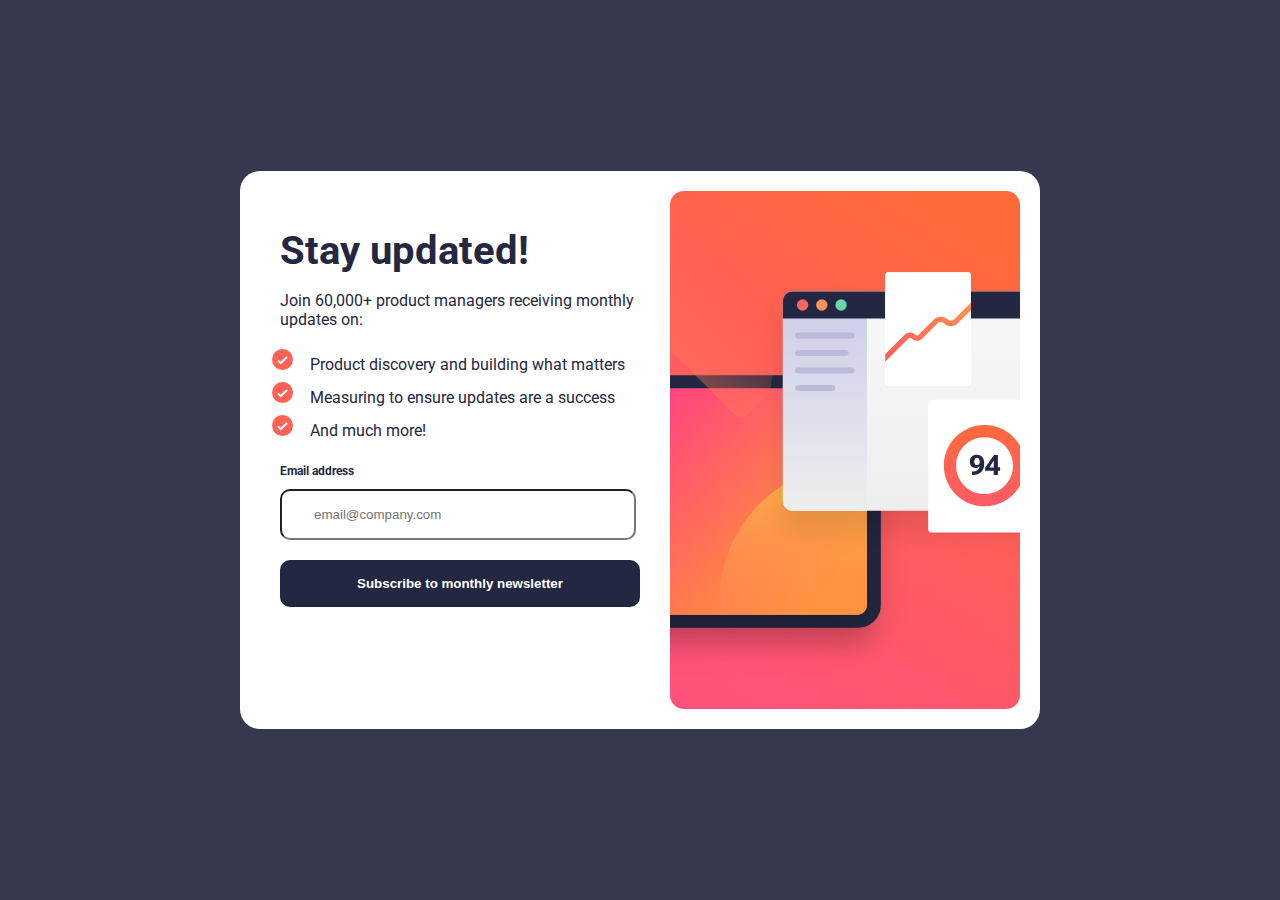
<file: index.html>
<!DOCTYPE html>
<html>
<head>
  <meta charset="UTF-8">
  <meta name="viewport" content="width=device-width, initial-scale=1.0"> <!-- displays site properly based on user's device -->

  <link rel="icon" type="image/png" sizes="32x32" href="./assets/images/favicon-32x32.png">
  <link rel="preconnect" href="https://fonts.googleapis.com">
<link rel="preconnect" href="https://fonts.gstatic.com" crossorigin>
<link href="https://fonts.googleapis.com/css2?family=Roboto:ital,wght@0,100;0,300;0,400;0,500;0,700;0,900;1,100;1,300;1,400;1,500;1,700;1,900&display=swap" rel="stylesheet">
  <title>Frontend Mentor | Newsletter sign-up form with success message</title>
  <link rel="stylesheet" href="style.css">

  <!-- Feel free to remove these styles or customise in your own stylesheet 👍 -->
  <style>
    .attribution { font-size: 11px; text-align: center; }
    .attribution a { color: hsl(228, 45%, 44%); }
  </style>
</head>
<body>
  <section class="container">
    <figure class="icon">
      <picture>
        <source media="(min-width: 375px)" srcset="./assets/images/illustration-sign-up-desktop.svg">
        <img src="./assets/images/illustration-sign-up-mobile.svg" alt="mobile" class="icon__img">
      </picture>
    </figure>
    <section class="text-box">
      <h2 class="heading-2">
        Stay updated!
      </h2>
      <p class="paragraph">
        Join 60,000+ product managers receiving monthly updates on:
      </p>
      <ul class="list">
        <li class="list__item">
          <p>Product discovery and building what matters</p>
        </li>
        <li class="list__item">
          <p>Measuring to ensure updates are a success</p>
        </li>
        <li class="list__item">
          <p>And much more!</p>
        </li>
      </ul>
      <form action="./submit.html" method="post">
        <label for="email">Email address</label>
        <input type="email" name="email" id="email" placeholder="email@company.com">
        <button class="btn__link"  type="submit">Subscribe to monthly newsletter</button>
      </form>
    </section>
  </section>
</body>
</html>
</file>
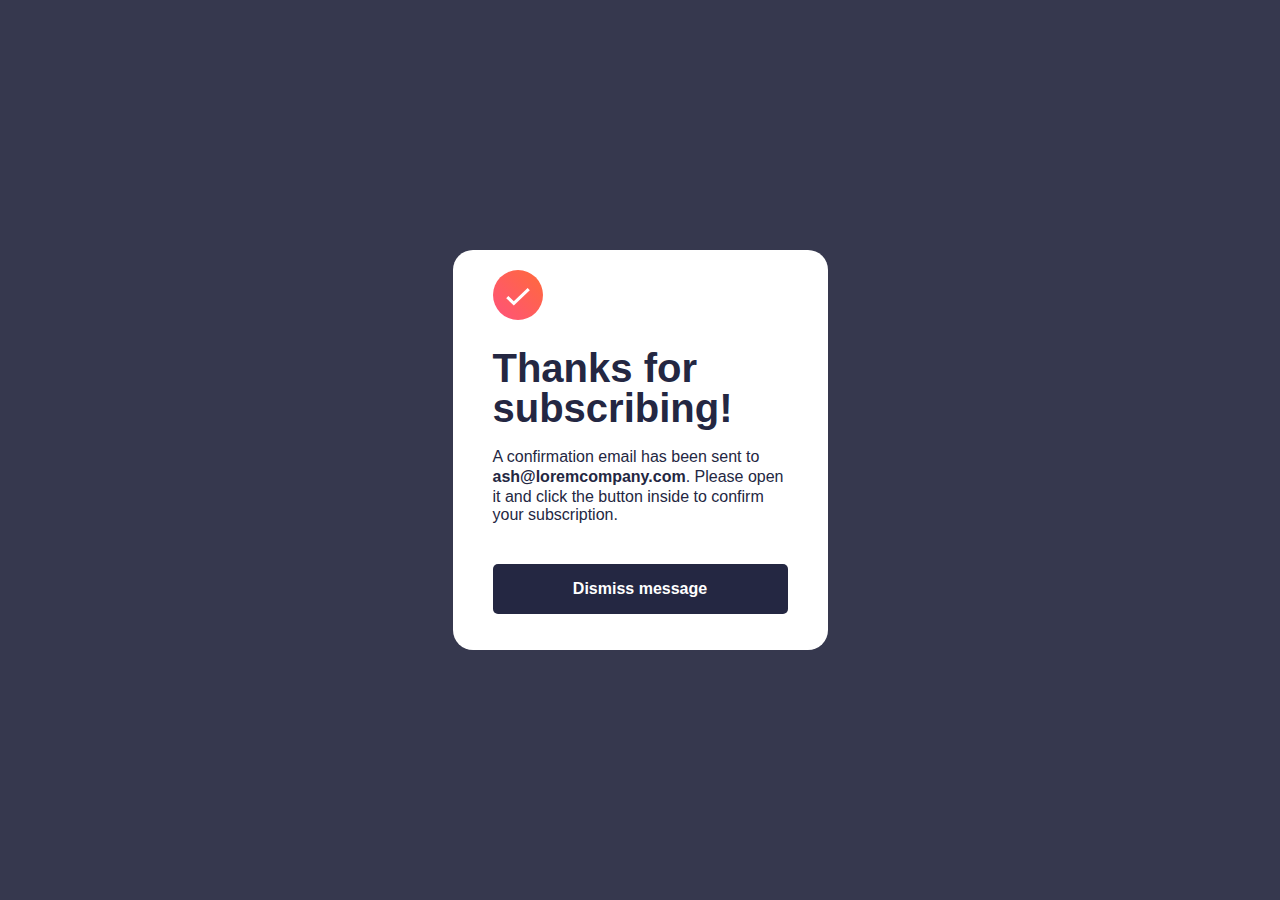
<file: submit.html>
<!DOCTYPE html>
<html>
  <head>
    <meta charset="UTF-8" />
    <meta name="viewport" content="width=device-width, initial-scale=1.0" />
    <title>Submit</title>
    <link rel="stylesheet" href="style1.css" />
  </head>
  <body>
    <section class="container">
      <figure class="icon">
        <img
          src="./assets/images/icon-success.svg"
          alt="success"
          class="icon__img"
        />
      </figure>
      <h2 class="heading-2">Thanks for subscribing!</h2>
      <p class="paragraph">
        A confirmation email has been sent to <span class="subHeading">ash@loremcompany.com</span>. Please open
        it and click the button inside to confirm your subscription.
      </p>
      <!-- <ul class="btn"> -->
      <!-- <li class="btn__item"> -->
        <a href="index.html" class="btn__link"> Dismiss message </a>
      <!-- </li> -->
      <!-- </ul> -->
    </section>
  </body>
</html>
</file>
<file: style.css>
:root {
    --color-Tomato: hsl(4, 100%, 67%);
    --color-Dark-Slate-Grey: hsl(234, 29%, 20%);
    --color-Charcoal-Grey: hsl(235, 18%, 26%);
    --color-Grey: hsl(231, 7%, 60%);
    --color-White: hsl(0, 0%, 100%);
}

* {
    margin: 0;
}

*::before,
::after {
    box-sizing: border-box;
    margin: 0;
    padding: 0;
}

body {
    font-family: "Roboto", sans-serif;
    font-style: normal;
    /* display: flex;
    justify-content: center; */
    height: 100vh;
    max-width: 375px;

}

.container {
    /* display: flex;
    flex-direction: column; */
   
    /* max-width: 375px; */

}
.icon{

}
.icon__img{
    width: 100%;
}

.text-box{
    margin: 24px 20px;
}

.list__item{
    list-style-image: url('./assets/images/icon-list.svg'); 
}
.list__item>p{
    margin-left: 10px;
    margin-top: 8px;
    color: var(--color-Dark-Slate-Grey);
}

form{
    margin: 20px;
}

#email{
    width: 80%;
    padding: 16px 32px;;
    border-radius: 10px;
    margin-top: 10px;
}

label{
    color: var(--color-Dark-Slate-Grey);
    font-size: 12px;
    font-weight: 700;
}

.btn__link {
    background-color: var(--color-Dark-Slate-Grey);
    color: var(--color-White);
    text-decoration: none;
    width: 100%;
    padding: 16px 32px;
    text-align: center;
    font-weight: 700;
    border-radius: 10px;
    margin-top: 20px;
    margin-bottom: 40px;
    border: none;
}

.btn__link:hover{
    background-color: var(--color-Tomato);
}



.heading-2 {
    color: var(--color-Dark-Slate-Grey);
    font-size: 40px;
    font-weight: 700;
    margin-left: 20px;
    line-height: 1;
}

.paragraph {
    color: var(--color-Dark-Slate-Grey);
    font-size: 16px;
    font-weight: 400;
    margin: 20px;
}

/* .btn {
    list-style-type: none;
    height: 32px;
    max-width: 80%;
    padding: 8px 0;
    background-color: red;
    
}

.btn__item {
} */





@media (min-width:375px) {
    body{
        background-color: var(--color-Charcoal-Grey);
        display: flex;
        justify-content: center;
        align-items: center;
        height: 100vh;
        max-width: 100vw;
    }
    .container{
        background-color: var(--color-White);
        border-radius: 20px;
        display: flex;
        height: auto;
        width: 800px;
    }
    .icon{
        order: 2;
        flex: 0 0 50%;
        display: flex;
        justify-content: flex-start;
        align-items:center;
    }
    .text-box{
        flex: 0 0 50%;
        order:1;
        padding:60px 20px;
        margin: 0;
        
    }
    picture{
        width: 350px;
        padding: 20px;
        margin-left: -30px;
    }
    .icon__img{
        width: 100%;
        height: 800%;
        display: block;
    }
    .btn__link{
        margin-bottom: 0px;
    }
    /* .icon{
        margin-top: 0;
    }
    .icon__img{
        margin-inline: 40px;
    }
    .btn__link{
        margin-top: 20px;
    }
    .heading-2{
        margin-inline: 40px;
    }
    .paragraph{
        margin-inline: 40px;
    }
     */
}
</file>
<file: style1.css>
:root {
    --color-Tomato: hsl(4, 100%, 67%);
    --color-Dark-Slate-Grey: hsl(234, 29%, 20%);
    --color-Charcoal-Grey: hsl(235, 18%, 26%);
    --color-Grey: hsl(231, 7%, 60%);
    --color-White: hsl(0, 0%, 100%);
}

* {
    margin: 0;
}

*::before,
::after {
    box-sizing: border-box;
    margin: 0;
}

body {
    font-family: "Roboto", sans-serif;
    font-style: normal;
    display: flex;
    justify-content: center;
    height: 100vh;
}

.container {
    display: flex;
    flex-direction: column;
    /* align-items: center; */
    /* justify-content: center; */
    max-width: 375px;

}
.icon{
    margin-top: 150px;
}
.icon__img{
    margin:24px 20px ;
    width: 50px;
    height: 50px;
}

.heading-2 {
    color: var(--color-Dark-Slate-Grey);
    font-size: 40px;
    font-weight: 700;
    margin-left: 20px;
    width: 70%;
    line-height: 1;
}

.paragraph {
    color: var(--color-Dark-Slate-Grey);
    font-size: 16px;
    font-weight: 400;
    margin: 20px;
}
.subHeading{
    font-weight: 700;
    line-height: 1.4;
}

/* .btn {
    list-style-type: none;
    height: 32px;
    max-width: 80%;
    padding: 8px 0;
    background-color: red;
    
}

.btn__item {
} */

.btn__link {
    background-color: var(--color-Dark-Slate-Grey);
    color: var(--color-White);
    text-decoration: none;
    max-width: 100%;
    padding: 16px 32px;
    text-align: center;
    font-weight: 700;
    border-radius: 5px;
    /* margin-top: auto; */
    margin-inline: 20px;
    margin-top: auto;
    margin-bottom: 40px;
}

.btn__link:hover{
    background-color: var(--color-Tomato);
}
@media (min-width:375px) {
    body{
        background-color: var(--color-Charcoal-Grey);
        display: flex;
        justify-content: center;
        align-items: center;
    }
    .container{
        background-color: var(--color-White);
        border-radius: 20px;
        height: 400px;
        width: 400px;
        justify-content: center;
    }
    .icon{
        margin-top: 0;
    }
    .icon__img{
        margin-inline: 40px;
    }
    .btn__link{
        margin-top: 20px;
    }
    .heading-2{
        margin-inline: 40px;
    }
    .paragraph{
        margin-inline: 40px;
    }
    .btn__link{
        margin-inline: 40px;
    }
}
</file>
